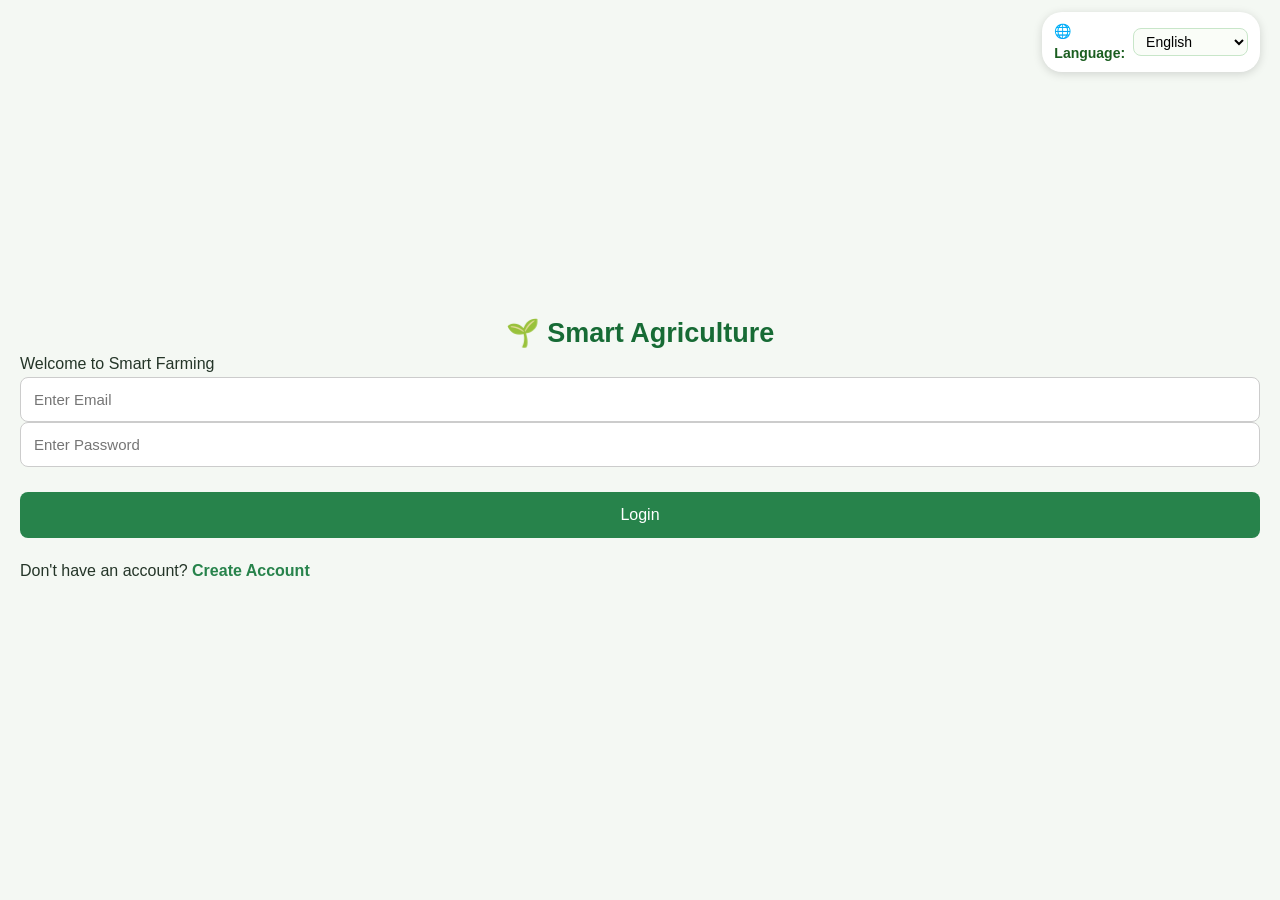
<file: index.html>
<!DOCTYPE html>
<html lang="en">
<head>
    <meta charset="UTF-8">
    <meta name="viewport" content="width=device-width, initial-scale=1.0">
    <title>Smart Agriculture</title>
    <link rel="stylesheet" href="style.css">
</head>

<body>

<div class="container">

    <h1>🌱 Smart Agriculture</h1>
    <p>Welcome to Smart Farming</p>

    <form id="loginForm">

        <input type="email" id="email" placeholder="Enter Email" required>

        <input type="password" id="password" placeholder="Enter Password" required>

        <button type="submit">Login</button>

    </form>

    <p style="margin-top:20px;">
        Don't have an account?
        <a id="showSignup">Create Account</a>
    </p>

</div>

<script src="script.js"></script>
<script src="language.js"></script>

</body>
</html>
</file>
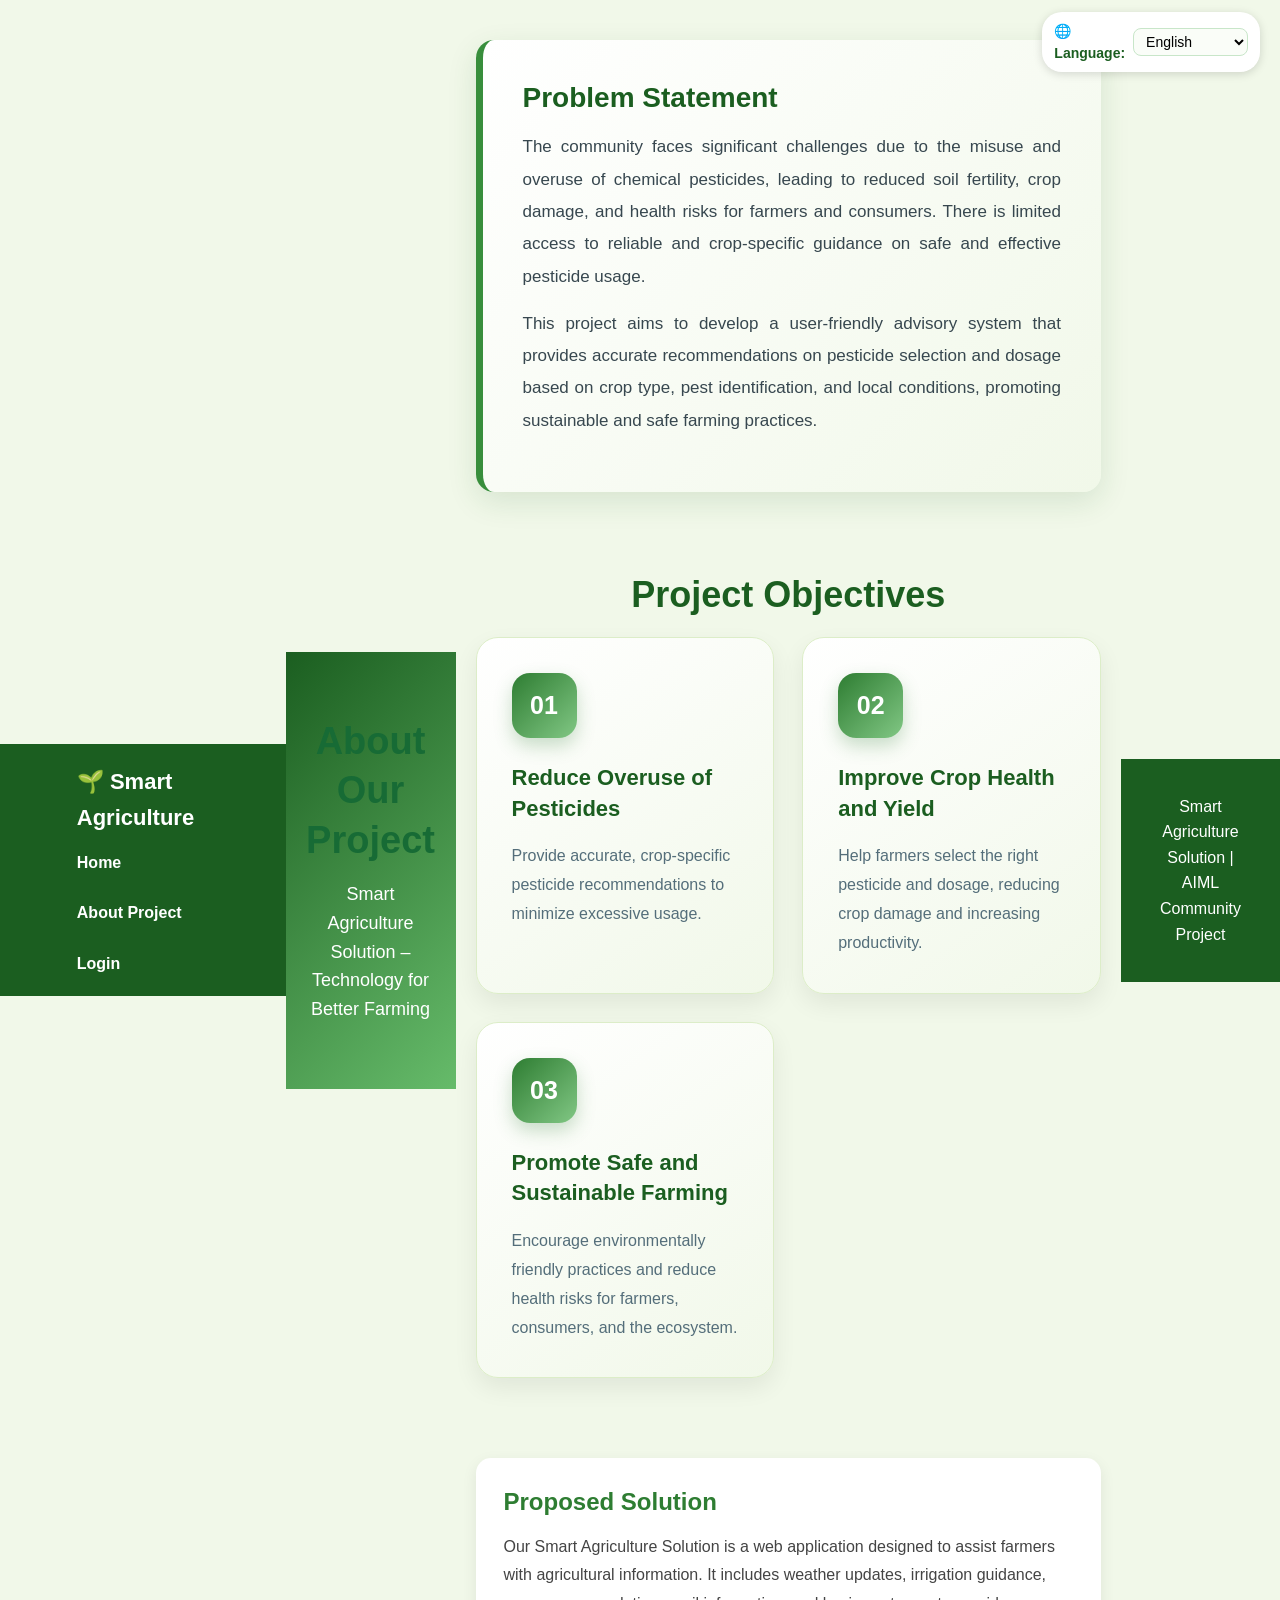
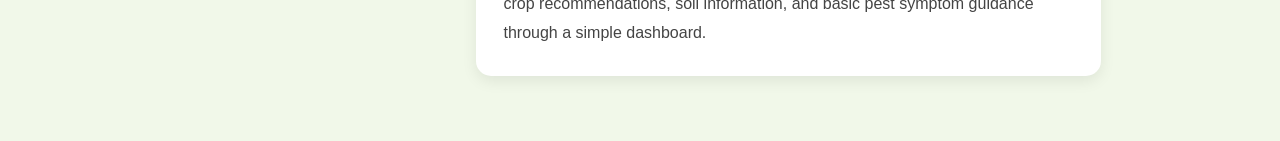
<file: about.html>
<!DOCTYPE html>
<html lang="en">
<head>
    <meta charset="UTF-8">
    <meta name="viewport" content="width=device-width, initial-scale=1.0">
    <title>About Project | Smart Agriculture</title>
    <link rel="stylesheet" href="style.css">
</head>
<body class="about-page">

    <nav class="home-navbar">
        <div class="logo">🌱 Smart Agriculture</div>
        <div class="home-links">
            <a href="home.html">Home</a>
            <a href="about.html">About Project</a>
            <a href="index.html">Login</a>
        </div>
    </nav>

    <section class="about-hero">
        <h1>About Our Project 🌾</h1>
        <p>Smart Agriculture Solution – Technology for Better Farming</p>
    </section>

    <main class="project-sections">

    
<!-- Problem Statement -->
<section class="project-card problem-card">
    <h2>📌 Problem Statement</h2>

    <p>
        The community faces significant challenges due to the misuse
        and overuse of chemical pesticides, leading to reduced soil
        fertility, crop damage, and health risks for farmers and
        consumers. There is limited access to reliable and crop-specific
        guidance on safe and effective pesticide usage.
    </p>

    <p>
        This project aims to develop a user-friendly advisory system
        that provides accurate recommendations on pesticide selection
        and dosage based on crop type, pest identification, and local
        conditions, promoting sustainable and safe farming practices.
    </p>
</section>

<!-- Project Objectives -->
<section class="objectives-section">
    <h2 class="section-heading">🎯 Project Objectives</h2>

    <div class="objectives-grid">

        <div class="objective-card">
            <div class="objective-number">01</div>
            <h3>Reduce Overuse of Pesticides</h3>
            <p>
                Provide accurate, crop-specific pesticide recommendations
                to minimize excessive usage.
            </p>
        </div>

        <div class="objective-card">
            <div class="objective-number">02</div>
            <h3>Improve Crop Health and Yield</h3>
            <p>
                Help farmers select the right pesticide and dosage,
                reducing crop damage and increasing productivity.
            </p>
        </div>

        <div class="objective-card">
            <div class="objective-number">03</div>
            <h3>Promote Safe and Sustainable Farming</h3>
            <p>
                Encourage environmentally friendly practices and reduce
                health risks for farmers, consumers, and the ecosystem.
            </p>
        </div>

    </div>
</section>


        <section class="project-card">
            <h2>💡 Proposed Solution</h2>
            <p>
                Our Smart Agriculture Solution is a web application
                designed to assist farmers with agricultural information.
                It includes weather updates, irrigation guidance,
                crop recommendations, soil information, and basic
                pest symptom guidance through a simple dashboard.
            </p>
        </section>

       

    </main>

    <footer class="home-footer">
        <p>Smart Agriculture Solution | AIML Community Project</p>
    </footer>
    <script src="language.js"></script>

</body>
</html>
</file>
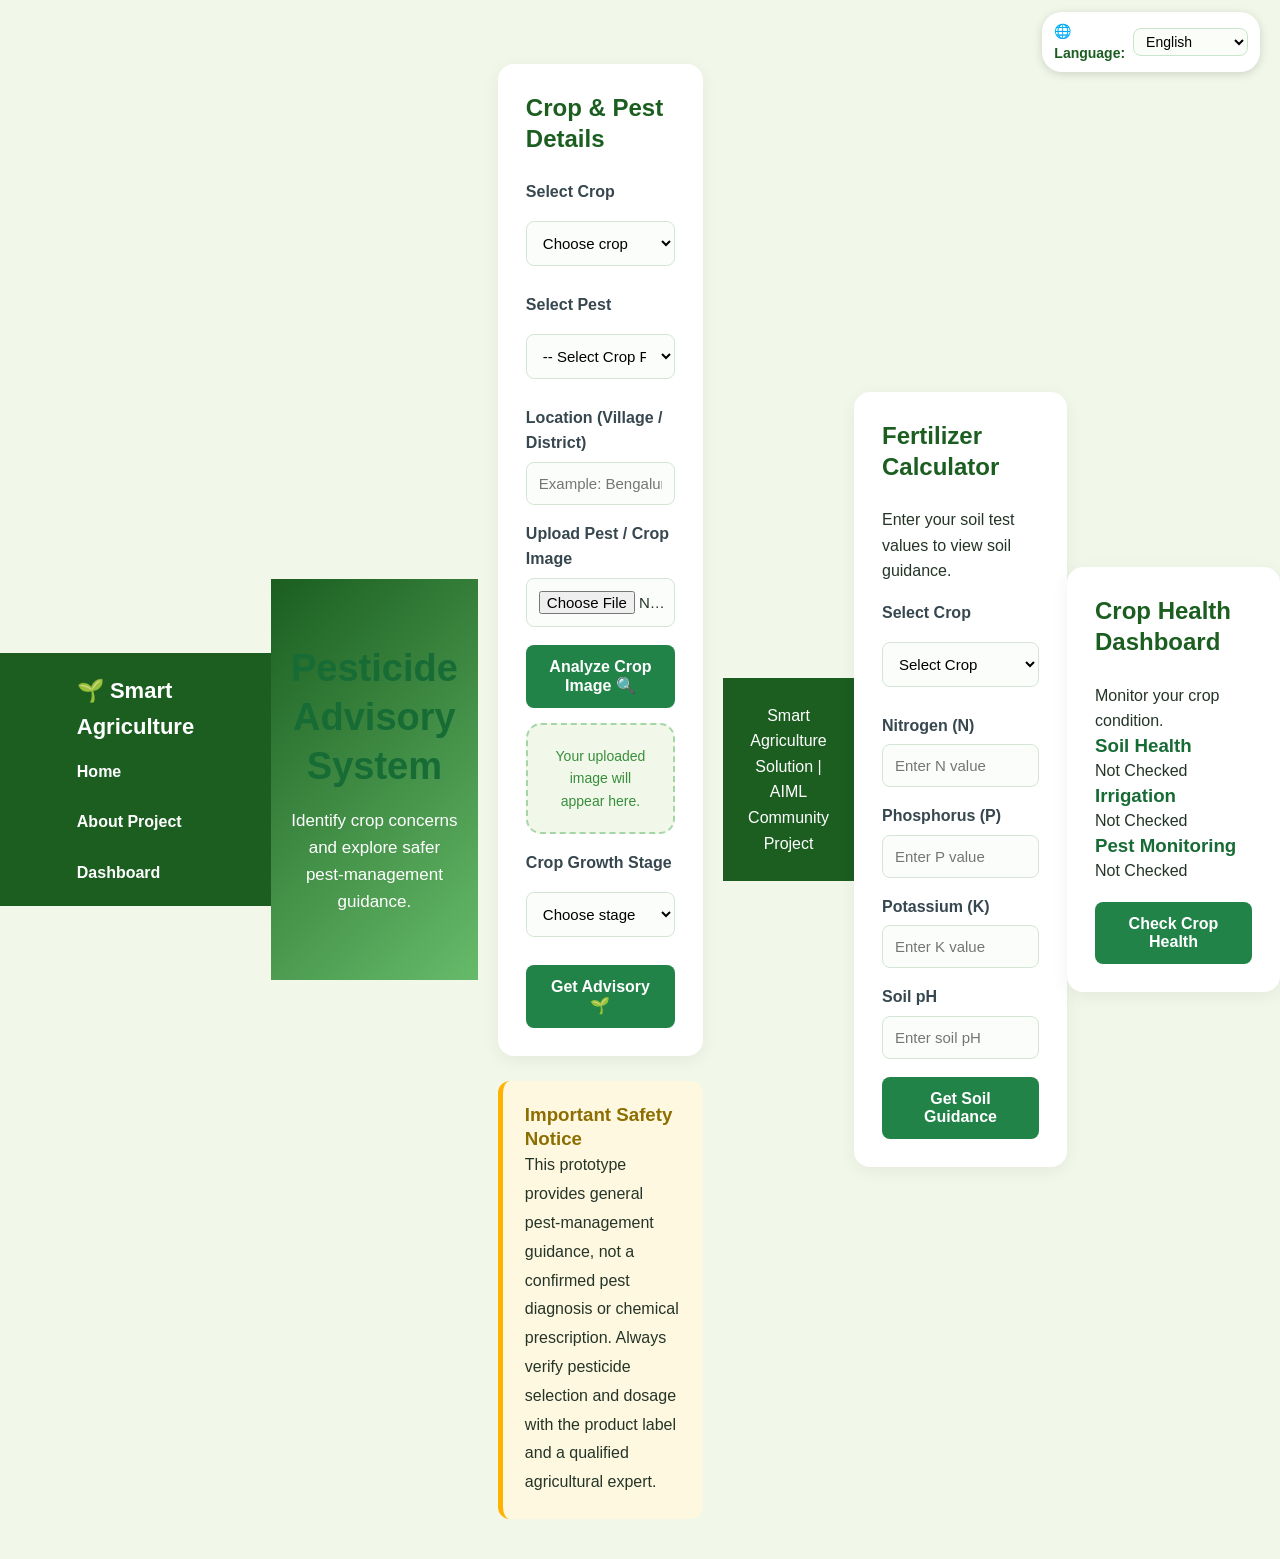
<file: advisory.html>
<!DOCTYPE html>
<html lang="en">
<head>
    <meta charset="UTF-8">
    <meta name="viewport" content="width=device-width, initial-scale=1.0">
    <title>Pesticide Advisory | Smart Agriculture</title>
    <link rel="stylesheet" href="style.css">
</head>

<body class="advisory-page">

    <nav class="home-navbar">
        <div class="logo">🌱 Smart Agriculture</div>
        <div class="home-links">
            <a href="home.html">Home</a>
            <a href="about.html">About Project</a>
            <a href="dashboard.html">Dashboard</a>
        </div>
    </nav>

    <section class="advisory-hero">
        <h1>🌿 Pesticide Advisory System</h1>
        <p>Identify crop concerns and explore safer pest-management guidance.</p>
    </section>

    <main class="advisory-container">

        <section class="advisory-card">
            <h2>🔍 Crop & Pest Details</h2>

            <form id="advisoryForm">

                <label for="crop">Select Crop</label>
                <select id="crop" required>
                    <option value="">Choose crop</option>
                    <option value="rice">Rice</option>
                    <option value="tomato">Tomato</option>
                    <option value="cotton">Cotton</option>
                    <option value="maize">Maize</option>
                    <option value="vegetables">Other Vegetables</option>
                </select>

                
<label for="pest">Select Pest</label>
<select id="pest" required>
    <option value="">-- Select Crop First --</option>
</select>


                <label for="location">Location (Village / District)</label>
                <input type="text" id="location"
                       placeholder="Example: Bengaluru Rural" required>


<label for="pestImage">Upload Pest / Crop Image</label>

<input type="file" id="pestImage" accept="image/*">

<button type="button" id="analyzeImage" class="advisory-button">
    Analyze Crop Image 🔍
</button>

<div id="imageAnalysisResult" class="advisory-result" hidden>
    <h3>Crop Image Analysis</h3>
    <p id="analysisMessage"></p>
</div>


<div class="image-preview">
    <img id="previewImage" alt="Uploaded crop or pest preview" hidden>
    <p id="previewMessage">Your uploaded image will appear here.</p>
</div>


                <label for="stage">Crop Growth Stage</label>
                <select id="stage" required>
                    <option value="">Choose stage</option>
                    <option value="seedling">Seedling</option>
                    <option value="vegetative">Vegetative</option>
                    <option value="flowering">Flowering</option>
                    <option value="fruiting">Fruiting / Harvest stage</option>
                </select>

                <button type="submit" class="advisory-button">
                    Get Advisory 🌱
                </button>

            </form>

            <div id="advisoryResult" class="advisory-result" hidden></div>

<div id="pestDetails" class="advisory-result" hidden>
    <h3 id="pestName"></h3>

    <p><strong>Symptoms:</strong> <span id="pestSymptoms"></span></p>

    <p><strong>Prevention:</strong> <span id="pestPrevention"></span></p>

    <p><strong>Management:</strong> <span id="pestManagement"></span></p>

<p>
    <strong>Organic Control:</strong>
    <span id="pestOrganic"></span>
</p>

</div>

        </section>

        <section class="safety-note">
            <h3>⚠️ Important Safety Notice</h3>
            <p>
                This prototype provides general pest-management guidance,
                not a confirmed pest diagnosis or chemical prescription.
                Always verify pesticide selection and dosage with the
                product label and a qualified agricultural expert.
            </p>
        </section>

    </main>

    <footer class="home-footer">
        Smart Agriculture Solution | AIML Community Project
    </footer>

    <script src="advisory.js"></script>

<section class="advisory-card">
    <h2>🌿 Fertilizer Calculator</h2>
    <p>Enter your soil test values to view soil guidance.</p>

    <label for="fertCrop">Select Crop</label>
    <select id="fertCrop">
        <option value="">Select Crop</option>
        <option value="rice">Rice</option>
        <option value="tomato">Tomato</option>
        <option value="cotton">Cotton</option>
        <option value="maize">Maize</option>
    </select>

    <label for="nitrogen">Nitrogen (N)</label>
    <input type="number" id="nitrogen" placeholder="Enter N value">

    <label for="phosphorus">Phosphorus (P)</label>
    <input type="number" id="phosphorus" placeholder="Enter P value">

    <label for="potassium">Potassium (K)</label>
    <input type="number" id="potassium" placeholder="Enter K value">

    <label for="soilPH">Soil pH</label>
    <input type="number" id="soilPH" step="0.1" placeholder="Enter soil pH">

    <button type="button" id="calculateFertilizer">
        Get Soil Guidance
    </button>

    <div id="fertilizerResult" class="advisory-result" hidden>
        <h3>Soil Guidance</h3>
        <p id="fertilizerAdvice"></p>
    </div>
</section>

<section class="advisory-card">
    <h2>🌱 Crop Health Dashboard</h2>
    <p>Monitor your crop condition.</p>

    <div class="health-grid">
        <div class="health-box">
            <h3>🌿 Soil Health</h3>
            <p id="soilHealthStatus">Not Checked</p>
        </div>

        <div class="health-box">
            <h3>💧 Irrigation</h3>
            <p id="irrigationStatus">Not Checked</p>
        </div>

        <div class="health-box">
            <h3>🐛 Pest Monitoring</h3>
            <p id="pestHealthStatus">Not Checked</p>
        </div>
    </div>

    <button type="button" id="checkCropHealth">
        Check Crop Health
    </button>

    <div id="cropHealthResult" hidden>
        <h3>Crop Health Summary</h3>
        <p id="cropHealthSummary"></p>
    </div>
</section>
<script src="language.js"></script>


</body>
</html>
</file>
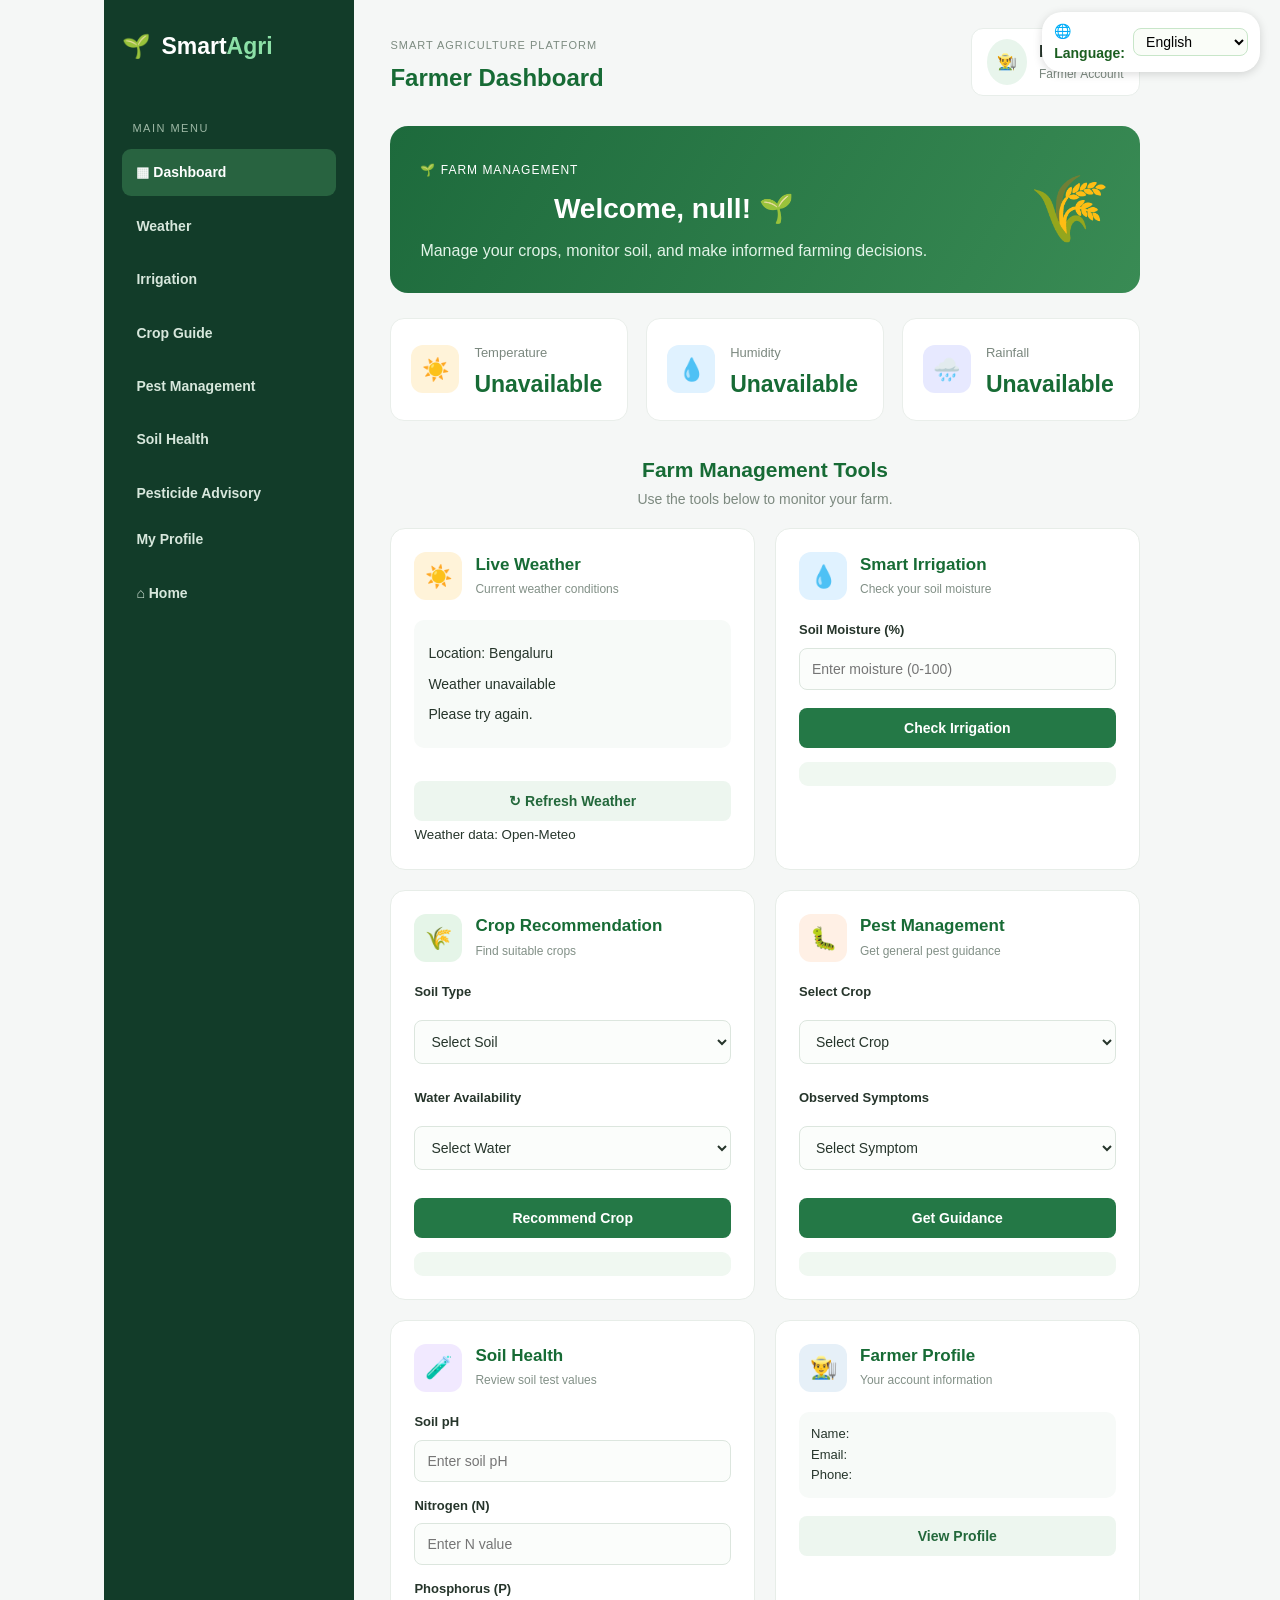
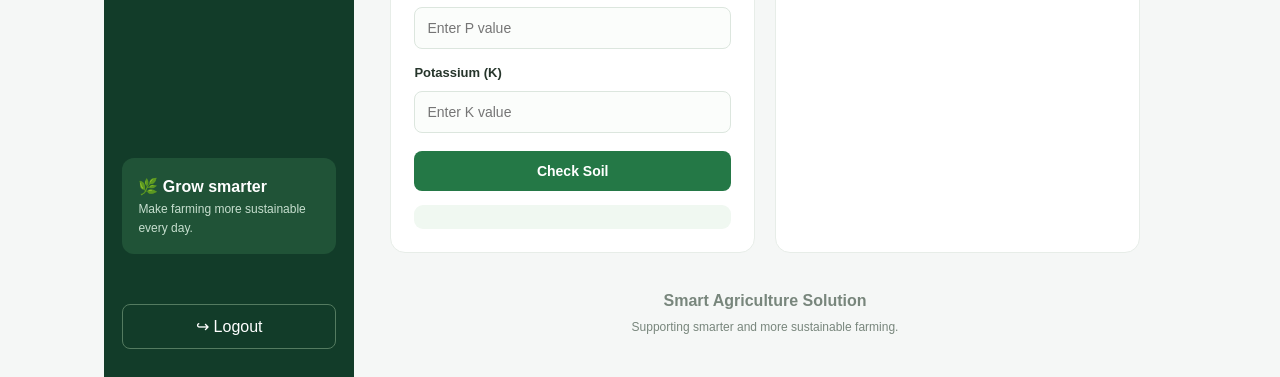
<file: dashboard.html>
<!DOCTYPE html>
<html lang="en">
<head>
    <meta charset="UTF-8">
    <meta name="viewport" content="width=device-width, initial-scale=1.0">
    <title>Smart Agriculture | Dashboard</title>
    <link rel="stylesheet" href="style.css">
    <style>
.language-box {
  text-align: right;
  padding: 10px;
}
.language-box select {
  padding: 8px;
  border-radius: 8px;
  border: 1px solid #ccc;
}
</style>
</head>

<body class="app-body">
    

<div class="app-layout">

    <!-- SIDEBAR -->
    <aside class="app-sidebar">
        <div class="sidebar-brand">
            <span class="brand-icon">🌱</span>
            <span>Smart<span class="brand-green">Agri</span></span>
        </div>

        <p class="sidebar-label">MAIN MENU</p>

        
<nav class="sidebar-nav">
  <a href="dashboard.html" class="sidebar-link active" data-key="dashboard">▦ Dashboard</a>
  <a href="#weather" class="sidebar-link" data-key="weather">☀️ Weather</a>
  <a href="#irrigation" class="sidebar-link" data-key="irrigation">💧 Irrigation</a>
  <a href="#crop" class="sidebar-link" data-key="crop">🌾 Crop Guide</a>
  <a href="#pest" class="sidebar-link" data-key="pest">🐛 Pest Management</a>
  <a href="#soil" class="sidebar-link" data-key="soil">🧪 Soil Health</a>
  <a href="advisory.html" class="sidebar-link" data-key="advisory">🌿 Pesticide Advisory</a>
</nav>

<nav class="sidebar-nav">
  <a href="#profile" class="sidebar-link" data-key="profile">👤 My Profile</a>
  <a href="home.html" class="sidebar-link" data-key="home">⌂ Home</a>
</nav>

        </nav>

        <div class="sidebar-bottom">
            <div class="sidebar-tip">
                <span>🌿</span>
                <strong>Grow smarter</strong>
                <p>Make farming more sustainable every day.</p>
            </div>
            <button class="sidebar-logout" onclick="logout()">↪ Logout</button>
        </div>
    </aside>

    <!-- MAIN CONTENT -->
    <main class="app-main">

        <!-- TOP HEADER -->
        <header class="app-topbar">
            <div>
                <span class="topbar-small">SMART AGRICULTURE PLATFORM</span>
                <h2>Farmer Dashboard</h2>
            </div>

            <div class="topbar-user">
                <div class="user-avatar">👨‍🌾</div>
                <div>
                    <strong id="topFarmerName">Farmer</strong>
                    <small>Farmer Account</small>
                </div>
            </div>
        </header>

        <!-- WELCOME -->
        <section class="dashboard-welcome">
            <div>
                <span class="welcome-tag">🌱 FARM MANAGEMENT</span>
                <h1 id="welcomeMessage">Welcome to Smart Farming!</h1>
                <p>Manage your crops, monitor soil, and make informed farming decisions.</p>
            </div>
            <div class="welcome-illustration">🌾</div>
        </section>

        <!-- OVERVIEW -->
        <section class="overview-grid">
            <div class="overview-card">
                <div class="overview-icon weather-icon">☀️</div>
                <div>
                    <span>Temperature</span>
                    <h3 id="overviewTemp">Loading...</h3>
                </div>
            </div>

            <div class="overview-card">
                <div class="overview-icon water-icon">💧</div>
                <div>
                    <span>Humidity</span>
                    <h3 id="overviewHumidity">Loading...</h3>
                </div>
            </div>

            <div class="overview-card">
                <div class="overview-icon rain-icon">🌧️</div>
                <div>
                    <span>Rainfall</span>
                    <h3 id="overviewRain">Loading...</h3>
                </div>
            </div>
        </section>

        <!-- TOOLS SECTION -->
        <div class="section-heading">
            <div>
                <h2>Farm Management Tools</h2>
                <p>Use the tools below to monitor your farm.</p>
            </div>
        </div>

        <section class="management-grid">

            <!-- WEATHER -->
            <div class="app-card" id="weather">
                <div class="card-heading">
                    <div class="card-icon weather-icon">☀️</div>
                    <div>
                        <h3>Live Weather</h3>
                        <p>Current weather conditions</p>
                    </div>
                </div>

                <div class="weather-details">
                    <p id="weatherLocation">Location: Bengaluru</p>
                    <p id="temperature">Temperature: Loading...</p>
                    <p id="humidity">Humidity: Loading...</p>
                    <p id="rain">Rain: Loading...</p>
                </div>

                <button class="app-button secondary-button" onclick="getWeather()">
                    ↻ Refresh Weather
                </button>
                <small>Weather data: Open-Meteo</small>
            </div>

            <!-- IRRIGATION -->
            <div class="app-card" id="irrigation">
                <div class="card-heading">
                    <div class="card-icon water-icon">💧</div>
                    <div>
                        <h3>Smart Irrigation</h3>
                        <p>Check your soil moisture</p>
                    </div>
                </div>

                <label for="moisture">Soil Moisture (%)</label>
                <input type="number" id="moisture" min="0" max="100"
                       placeholder="Enter moisture (0-100)">

                <button class="app-button" onclick="checkIrrigation()">
                    Check Irrigation
                </button>
                <div class="result-box" id="irrigationResult"></div>
            </div>

            <!-- CROP GUIDE -->
            <div class="app-card" id="crop">
                <div class="card-heading">
                    <div class="card-icon crop-icon">🌾</div>
                    <div>
                        <h3>Crop Recommendation</h3>
                        <p>Find suitable crops</p>
                    </div>
                </div>

                <label for="soilType">Soil Type</label>
                <select id="soilType">
                    <option value="">Select Soil</option>
                    <option value="clay">Clay Soil</option>
                    <option value="loamy">Loamy Soil</option>
                    <option value="sandy">Sandy Soil</option>
                    <option value="black">Black Soil</option>
                </select>

                <label for="water">Water Availability</label>
                <select id="water">
                    <option value="">Select Water</option>
                    <option value="high">High</option>
                    <option value="medium">Medium</option>
                    <option value="low">Low</option>
                </select>

                <button class="app-button" onclick="recommendCrop()">
                    Recommend Crop
                </button>
                <div class="result-box" id="cropResult"></div>
            </div>

            <!-- PEST MANAGEMENT -->
            <div class="app-card" id="pest">
                <div class="card-heading">
                    <div class="card-icon pest-icon">🐛</div>
                    <div>
                        <h3>Pest Management</h3>
                        <p>Get general pest guidance</p>
                    </div>
                </div>

                <label for="pestCrop">Select Crop</label>
                <select id="pestCrop">
                    <option value="">Select Crop</option>
                    <option value="rice">Rice</option>
                    <option value="tomato">Tomato</option>
                    <option value="cotton">Cotton</option>
                    <option value="maize">Maize</option>
                </select>

                <label for="symptom">Observed Symptoms</label>
                <select id="symptom">
                    <option value="">Select Symptom</option>
                    <option value="yellow">Yellow Leaves</option>
                    <option value="holes">Holes in Leaves</option>
                    <option value="spots">Leaf Spots</option>
                    <option value="wilting">Wilting</option>
                </select>

                <button class="app-button" onclick="checkPest()">
                    Get Guidance
                </button>
                <div class="result-box" id="pestResult"></div>
            </div>

            <!-- SOIL HEALTH -->
            <div class="app-card" id="soil">
                <div class="card-heading">
                    <div class="card-icon soil-icon">🧪</div>
                    <div>
                        <h3>Soil Health</h3>
                        <p>Review soil test values</p>
                    </div>
                </div>

                <label for="ph">Soil pH</label>
                <input type="number" id="ph" min="0" max="14" step="0.1"
                       placeholder="Enter soil pH">

                <label for="nitrogen">Nitrogen (N)</label>
                <input type="number" id="nitrogen" placeholder="Enter N value">

                <label for="phosphorus">Phosphorus (P)</label>
                <input type="number" id="phosphorus" placeholder="Enter P value">

                <label for="potassium">Potassium (K)</label>
                <input type="number" id="potassium" placeholder="Enter K value">

                <button class="app-button" onclick="checkSoil()">
                    Check Soil
                </button>
                <div class="result-box" id="soilResult"></div>
            </div>

            <!-- PROFILE -->
            <div class="app-card" id="profile">
                <div class="card-heading">
                    <div class="card-icon profile-icon">👨‍🌾</div>
                    <div>
                        <h3>Farmer Profile</h3>
                        <p>Your account information</p>
                    </div>
                </div>

                <div class="profile-details">
                    <p id="farmerName">Name:</p>
                    <p id="farmerEmail">Email:</p>
                    <p id="farmerPhone">Phone:</p>
                </div>

                <button class="app-button secondary-button" onclick="showProfile()">
                    View Profile
                </button>
            </div>

        </section>

        <footer class="app-footer">
            <p>🌱 Smart Agriculture Solution</p>
            <small>Supporting smarter and more sustainable farming.</small>
        </footer>

    </main>
</div>

<script>
let farmerName = localStorage.getItem("loggedInUser");

document.getElementById("welcomeMessage").innerText =
    "Welcome, " + farmerName + "! 🌱";

document.getElementById("topFarmerName").innerText =
    farmerName || "Farmer";

function checkIrrigation() {
    let moisture = Number(document.getElementById("moisture").value);
    let result = document.getElementById("irrigationResult");

    if (moisture < 0 || moisture > 100 ||
        document.getElementById("moisture").value === "") {
        result.innerText = "Enter moisture between 0 and 100%";
    } else if (moisture < 30) {
        result.innerText = "🌱 Soil is dry. Irrigation may be needed.";
    } else if (moisture < 60) {
        result.innerText = "💧 Soil moisture is moderate. Monitor the soil.";
    } else {
        result.innerText = "🌿 Soil moisture is high. Irrigation may not be needed.";
    }
}

function recommendCrop() {
    let soil = document.getElementById("soilType").value;
    let water = document.getElementById("water").value;
    let result = document.getElementById("cropResult");

    if (soil === "" || water === "") {
        result.innerText = "Please select soil and water availability.";
        return;
    }

    if (soil === "clay" && water === "high") {
        result.innerText = "Recommended crops: Rice, Wheat";
    } else if (soil === "loamy") {
        result.innerText = "Recommended crops: Maize, Wheat, Vegetables";
    } else if (soil === "sandy" && water === "low") {
        result.innerText = "Recommended crops: Groundnut, Millets";
    } else if (soil === "black") {
        result.innerText = "Recommended crops: Cotton, Soybean";
    } else {
        result.innerText = "Recommended crops: Millets, Pulses";
    }
}

function checkPest() {
    let crop = document.getElementById("pestCrop").value;
    let symptom = document.getElementById("symptom").value;
    let result = document.getElementById("pestResult");

    if (crop === "" || symptom === "") {
        result.innerText = "Please select crop and symptom.";
        return;
    }

    if (symptom === "yellow") {
        result.innerText =
            "Yellow leaves may indicate nutrient deficiency, water stress, or disease. Check soil and drainage.";
    } else if (symptom === "holes") {
        result.innerText =
            "Possible insect damage. Inspect leaves and check for insects or larvae.";
    } else if (symptom === "spots") {
        result.innerText =
            "Leaf spots may indicate fungal or bacterial disease. Remove severely affected leaves and seek local agricultural advice.";
    } else if (symptom === "wilting") {
        result.innerText =
            "Check soil moisture, drainage, and roots. Wilting can result from water stress or disease.";
    }
}

async function getWeather() {
    let temperature = document.getElementById("temperature");
    let humidity = document.getElementById("humidity");
    let rain = document.getElementById("rain");

    temperature.innerText = "Temperature: Loading...";
    humidity.innerText = "Humidity: Loading...";
    rain.innerText = "Rain: Loading...";

    try {
        const url =
            "https://api.open-meteo.com/v1/forecast" +
            "?latitude=12.9716" +
            "&longitude=77.5946" +
            "&current=temperature_2m,relative_humidity_2m,rain" +
            "&timezone=auto";

        const response = await fetch(url);

        if (!response.ok) throw new Error("Weather request failed");

        const data = await response.json();

        temperature.innerText =
            "Temperature: " + data.current.temperature_2m + " °C";
        humidity.innerText =
            "Humidity: " + data.current.relative_humidity_2m + "%";
        rain.innerText =
            "Rain: " + data.current.rain + " mm";

        document.getElementById("overviewTemp").innerText =
            data.current.temperature_2m + " °C";
        document.getElementById("overviewHumidity").innerText =
            data.current.relative_humidity_2m + "%";
        document.getElementById("overviewRain").innerText =
            data.current.rain + " mm";

    } catch (error) {
        temperature.innerText = "Weather unavailable";
        humidity.innerText = "";
        rain.innerText = "Please try again.";
        document.getElementById("overviewTemp").innerText = "Unavailable";
        document.getElementById("overviewHumidity").innerText = "Unavailable";
        document.getElementById("overviewRain").innerText = "Unavailable";
        console.error(error);
    }
}

function showProfile() {
    let farmer = JSON.parse(localStorage.getItem("farmer"));

    if (farmer) {
        document.getElementById("farmerName").innerText =
            "Name: " + farmer.name;
        document.getElementById("farmerEmail").innerText =
            "Email: " + farmer.email;
        document.getElementById("farmerPhone").innerText =
            "Phone: " + farmer.phone;
    }
}

showProfile();
getWeather();

function checkSoil() {
    let ph = Number(document.getElementById("ph").value);
    let n = Number(document.getElementById("nitrogen").value);
    let p = Number(document.getElementById("phosphorus").value);
    let k = Number(document.getElementById("potassium").value);
    let result = document.getElementById("soilResult");

    if (document.getElementById("ph").value === "" ||
        document.getElementById("nitrogen").value === "" ||
        document.getElementById("phosphorus").value === "" ||
        document.getElementById("potassium").value === "") {
        result.innerText = "Please enter all soil values.";
        return;
    }

    if (ph < 0 || ph > 14 || n < 0 || p < 0 || k < 0) {
        result.innerText = "Enter valid soil values.";
        return;
    }

    let message = "";

    if (ph < 6) {
        message += "Soil is acidic. ";
    } else if (ph > 7.5) {
        message += "Soil is alkaline. ";
    } else {
        message += "Soil pH is in a generally suitable range. ";
    }

    message += "NPK values recorded: N=" + n +
        ", P=" + p + ", K=" + k + ".";

    result.innerText = message;
}

function logout() {
    localStorage.removeItem("loggedInUser");
    window.location.href = "index.html";
}


</script>
<script src="language.js"></script>



</body>
</html>
</file>
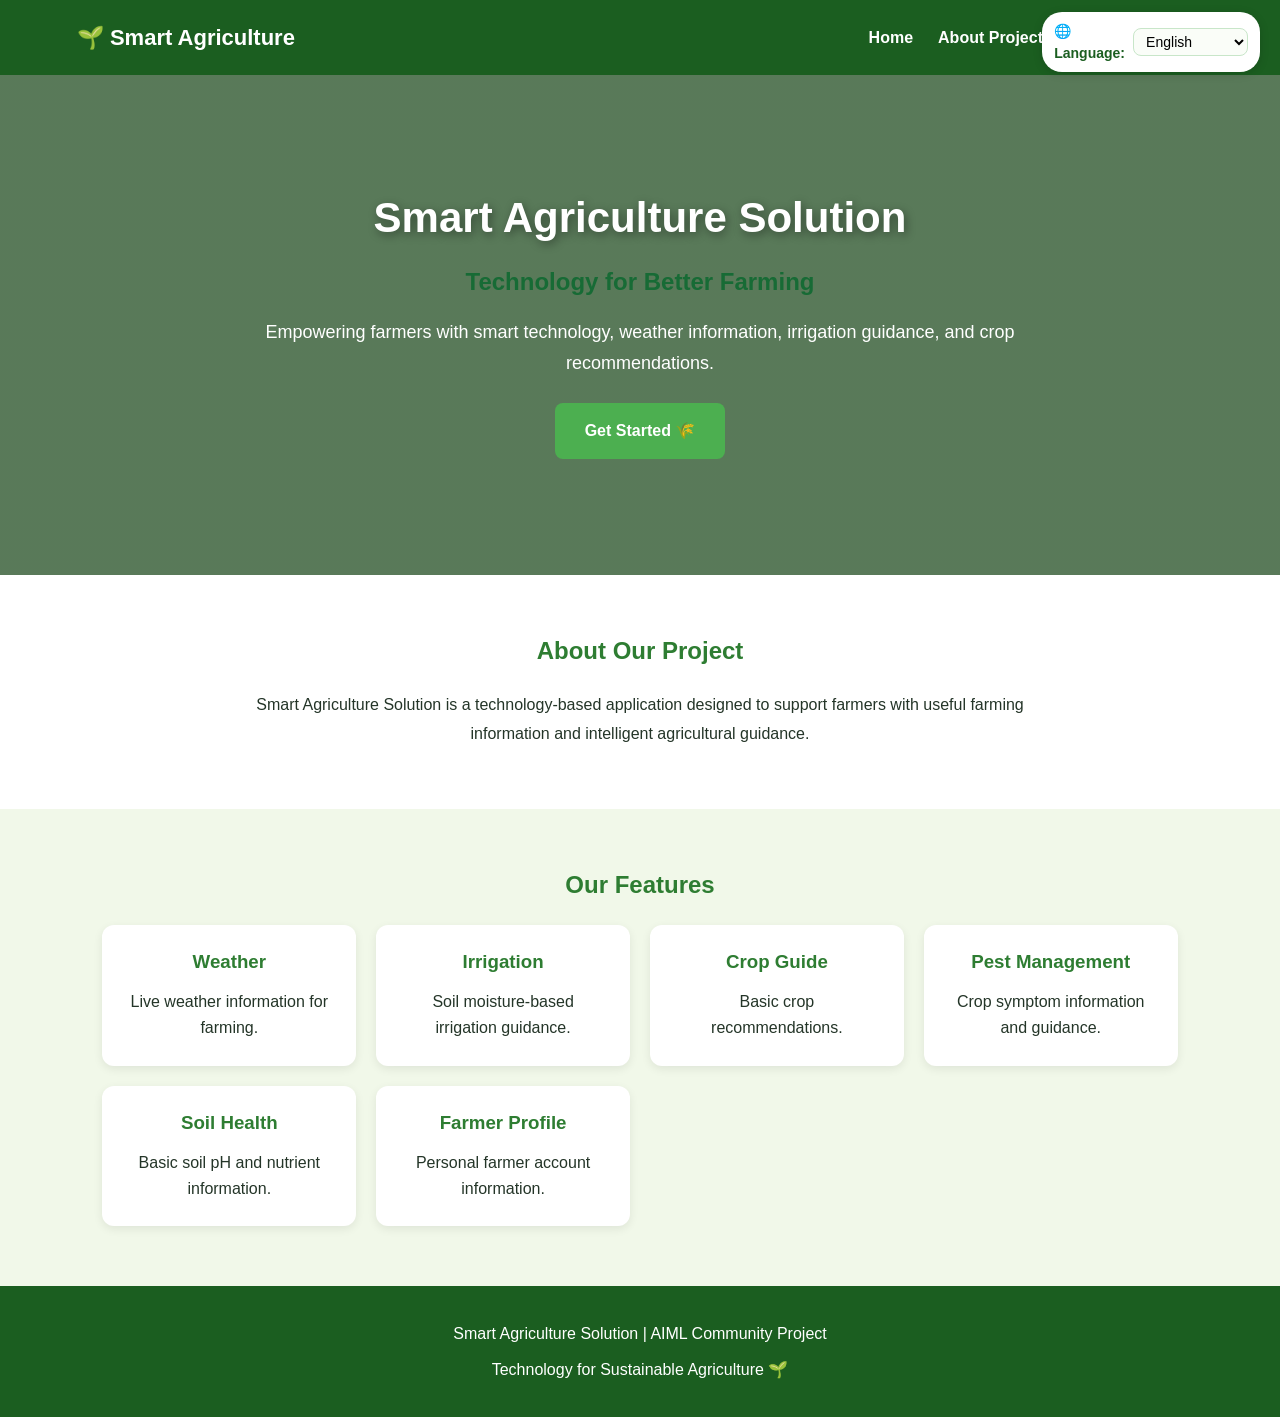
<file: home.html>
<!DOCTYPE html>
<html lang="en">

<head>
    <meta charset="UTF-8">
    <meta name="viewport" content="width=device-width, initial-scale=1.0">

    <title>Smart Agriculture Solution</title>

    <link rel="stylesheet" href="style.css">
</head>

<body class="home-page">

    <nav class="home-navbar">

        <div class="logo">🌱 Smart Agriculture</div>

        <div class="home-links">
            <a href="home.html">Home</a>
           <a href="about.html">About Project</a>
            <a href="#features">Features</a>
            <a href="index.html">Login</a>
        </div>

    </nav>

    <section class="hero">

        <div class="hero-content">

            <h1>Smart Agriculture Solution</h1>

            <h2>Technology for Better Farming</h2>

            <p>
                Empowering farmers with smart technology,
                weather information, irrigation guidance,
                and crop recommendations.
            </p>

            <a href="index.html" class="hero-button">
                Get Started 🌾
            </a>

        </div>

    </section>

    <section id="about" class="about-section">

        <h2>About Our Project</h2>

        <p>
            Smart Agriculture Solution is a technology-based
            application designed to support farmers with
            useful farming information and intelligent
            agricultural guidance.
        </p>

    </section>

    <section id="features" class="features-section">

        <h2>Our Features</h2>

        <div class="feature-grid">

            <div class="feature-card">
                <h3>🌦️ Weather</h3>
                <p>Live weather information for farming.</p>
            </div>

            <div class="feature-card">
                <h3>💧 Irrigation</h3>
                <p>Soil moisture-based irrigation guidance.</p>
            </div>

            <div class="feature-card">
                <h3>🌾 Crop Guide</h3>
                <p>Basic crop recommendations.</p>
            </div>

            <div class="feature-card">
                <h3>🐛 Pest Management</h3>
                <p>Crop symptom information and guidance.</p>
            </div>

            <div class="feature-card">
                <h3>🧪 Soil Health</h3>
                <p>Basic soil pH and nutrient information.</p>
            </div>

            <div class="feature-card">
                <h3>👨‍🌾 Farmer Profile</h3>
                <p>Personal farmer account information.</p>
            </div>

        </div>

    </section>

    <footer class="home-footer">

        <p>Smart Agriculture Solution | AIML Community Project</p>

        <p>Technology for Sustainable Agriculture 🌱</p>

    </footer>
<script src="language.js"></script>
</body>
</html>
</file>
<file: style.css>
* {
    margin: 0;
    padding: 0;
    box-sizing: border-box;
}

body {
    font-family: Arial, sans-serif;
    background: linear-gradient(135deg, #dff5e3, #a8ddb5);
    min-height: 100vh;
    display: flex;
    justify-content: center;
    align-items: center;
}

.container {
    width: 100%;
    padding: 20px;
}

.login-box {
    background: white;
    max-width: 420px;
    margin: auto;
    padding: 35px;
    border-radius: 20px;
    box-shadow: 0 10px 30px rgba(0,0,0,0.1);
}

h1 {
    text-align: center;
    color: #207443;
    font-size: 27px;
}

.subtitle {
    text-align: center;
    color: gray;
    margin: 12px 0 30px;
}

h2 {
    margin-bottom: 20px;
    color: #245c36;
}

label {
    display: block;
    margin: 15px 0 8px;
    font-weight: bold;
}

input {
    width: 100%;
    padding: 13px;
    border: 1px solid #ccc;
    border-radius: 8px;
    font-size: 15px;
}

input:focus {
    outline: none;
    border-color: #27834b;
}

button {
    width: 100%;
    padding: 14px;
    background: #27834b;
    color: white;
    border: none;
    border-radius: 8px;
    margin-top: 25px;
    font-size: 16px;
    cursor: pointer;
}

button:hover {
    background: #185e34;
}

.signup {
    text-align: center;
    margin-top: 22px;
    font-size: 14px;
}

a {
    color: #27834b;
    font-weight: bold;
    text-decoration: none;
}

/* Dashboard Layout */

.dashboard-grid {
    display: grid;
    grid-template-columns: repeat(auto-fit, minmax(220px, 1fr));
    gap: 20px;
    margin-top: 25px;
}

.card {
    background: #f1f8e9;
    padding: 25px;
    border-radius: 12px;
    border: 1px solid #c5e1a5;
    transition: 0.3s;
}

.card:hover {
    transform: translateY(-5px);
    box-shadow: 0 5px 15px rgba(0,0,0,0.1);
}

.card h3 {
    color: #2e7d32;
    margin-bottom: 15px;
}

.card p {
    margin: 8px 0;
    color: #444;
}

select {
    width: 100%;
    padding: 12px;
    margin: 10px 0;
    border: 1px solid #ccc;
    border-radius: 6px;
    background: white;
}

.dashboard-container {
    width: 95%;
    max-width: 1200px;
    margin: 30px auto;
}

/* Navigation Bar */

.navbar {
    width: 100%;
    background: #1b5e20;
    color: white;
    padding: 18px 30px;
    display: flex;
    justify-content: space-between;
    align-items: center;
    flex-wrap: wrap;
    gap: 15px;
}

.logo {
    font-size: 22px;
    font-weight: bold;
}

.nav-links {
    display: flex;
    align-items: center;
    gap: 20px;
    flex-wrap: wrap;
}

.nav-links a {
    color: white;
    text-decoration: none;
}

.nav-links a:hover {
    color: #c5e1a5;
}

.nav-links button {
    width: auto;
    padding: 8px 15px;
    background: #4caf50;
}


/* Homepage */

.home-page {
    display: block;
    background: white;
}

/* Navbar */

.home-navbar {
    background: #1b5e20;
    color: white;
    padding: 20px 6%;
    display: flex;
    justify-content: space-between;
    align-items: center;
    flex-wrap: wrap;
    gap: 15px;
}

.home-links {
    display: flex;
    gap: 25px;
    flex-wrap: wrap;
}

.home-links a {
    color: white;
    text-decoration: none;
}

/* Hero */

.hero {
    min-height: 500px;
    display: flex;
    align-items: center;
    justify-content: center;
    text-align: center;
    padding: 40px 20px;

    background:
        linear-gradient(rgba(0, 50, 0, 0.65),
        rgba(0, 50, 0, 0.65)),
        url("https://images.unsplash.com/photo-1500382017468-9049fed747ef")
        center/cover;
    color: white;
}

.hero-content {
    max-width: 750px;
}

.hero h1 {
    color: white;
    font-size: 42px;
    margin-bottom: 20px;
}

.hero h2 {
    margin-bottom: 20px;
}

.hero p {
    color: white;
    font-size: 18px;
    line-height: 1.7;
}

.hero-button {
    display: inline-block;
    background: #4caf50;
    color: white;
    padding: 15px 30px;
    border-radius: 8px;
    margin-top: 25px;
    text-decoration: none;
    font-weight: bold;
}

/* About */

.about-section {
    padding: 60px 10%;
    text-align: center;
}

.about-section h2,
.features-section h2 {
    color: #2e7d32;
    margin-bottom: 25px;
}

.about-section p {
    max-width: 800px;
    margin: auto;
    line-height: 1.8;
}

/* Features */

.features-section {
    background: #f1f8e9;
    padding: 60px 8%;
    text-align: center;
}

.feature-grid {
    display: grid;
    grid-template-columns: repeat(auto-fit, minmax(220px, 1fr));
    gap: 20px;
}

.feature-card {
    background: white;
    padding: 25px;
    border-radius: 12px;
    box-shadow: 0 3px 10px rgba(0,0,0,0.08);
}

.feature-card h3 {
    color: #2e7d32;
    margin-bottom: 15px;
}

/* Footer */

.home-footer {
    background: #1b5e20;
    color: white;
    padding: 25px;
    text-align: center;
}

.home-footer p {
    color: white;
    margin: 10px;
}

/* Mobile */

@media (max-width: 600px) {

    .home-navbar {
        justify-content: center;
        text-align: center;
    }

    .home-links {
        justify-content: center;
        gap: 15px;
    }

    .hero h1 {
        font-size: 30px;
    }

}

/* Premium Homepage Enhancements */

html {
    scroll-behavior: smooth;
}

/* Hero Animation */

.hero-content {
    animation: fadeInUp 1.2s ease;
}

@keyframes fadeInUp {
    from {
        opacity: 0;
        transform: translateY(30px);
    }

    to {
        opacity: 1;
        transform: translateY(0);
    }
}

/* Button Effect */

.hero-button {
    transition: 0.3s ease;
}

.hero-button:hover {
    background: #2e7d32;
    transform: scale(1.05);
}

/* Feature Card Effects */

.feature-card {
    transition: transform 0.3s, box-shadow 0.3s;
}

.feature-card:hover {
    transform: translateY(-8px);
    box-shadow: 0 10px 25px rgba(0,0,0,0.15);
}

/* Navbar Effect */

.home-links a {
    transition: color 0.3s;
}

.home-links a:hover {
    color: #c5e1a5;
}

/* Better Heading */

.hero h1 {
    text-shadow: 2px 3px 10px rgba(0,0,0,0.4);
}

/* Mobile Improvements */

@media (max-width: 600px) {

    .hero {
        min-height: 420px;
    }

    .hero p {
        font-size: 16px;
    }

    .feature-card {
        padding: 20px;
    }

}


/* ABOUT PROJECT PAGE */

.about-page {
    background: #f1f8e9;
    min-height: 100vh;
}

.about-hero {
    background: linear-gradient(135deg, #1b5e20, #66bb6a);
    color: white;
    text-align: center;
    padding: 65px 20px;
}

.about-hero h1 {
    font-size: 38px;
    margin-bottom: 15px;
}

.about-hero p {
    font-size: 18px;
}

.project-sections {
    max-width: 1000px;
    margin: 40px auto;
    padding: 0 20px;
}

.project-card {
    background: white;
    padding: 28px;
    margin-bottom: 25px;
    border-radius: 15px;
    box-shadow: 0 5px 15px rgba(0,0,0,0.08);
    transition: transform 0.3s;
}

.project-card:hover {
    transform: translateY(-5px);
}

.project-card h2 {
    color: #2e7d32;
    margin-bottom: 15px;
}

.project-card p,
.project-card li {
    line-height: 1.8;
    color: #444;
}

.project-card ul {
    padding-left: 25px;
}

@media (max-width: 600px) {
    .about-hero h1 {
        font-size: 28px;
    }

    .project-card {
        padding: 20px;
    }
}


/* PROBLEM STATEMENT */

.problem-card {
    border-left: 6px solid #2e7d32;
    padding: 35px;
}

.problem-card p {
    font-size: 17px;
    line-height: 1.9;
    text-align: justify;
    margin-bottom: 15px;
}

/* OBJECTIVES */

.objectives-section {
    margin: 50px 0;
}

.section-heading {
    text-align: center;
    color: #1b5e20;
    font-size: 32px;
    margin-bottom: 30px;
}

.objectives-grid {
    display: grid;
    grid-template-columns: repeat(auto-fit, minmax(250px, 1fr));
    gap: 25px;
}

.objective-card {
    background: white;
    padding: 30px;
    border-radius: 18px;
    box-shadow: 0 8px 25px rgba(0, 0, 0, 0.08);
    border-top: 5px solid #4caf50;
    transition: 0.3s;
}

.objective-card:hover {
    transform: translateY(-8px);
    box-shadow: 0 12px 30px rgba(46, 125, 50, 0.18);
}

.objective-number {
    font-size: 35px;
    font-weight: bold;
    color: #81c784;
    margin-bottom: 15px;
}

.objective-card h3 {
    color: #1b5e20;
    font-size: 20px;
    margin-bottom: 15px;
}

.objective-card p {
    color: #555;
    line-height: 1.8;
    font-size: 15px;
}


/* PREMIUM PROBLEM & OBJECTIVES DESIGN */

.problem-card {
    background: linear-gradient(135deg, #ffffff, #f1f8e9);
    border-left: 7px solid #388e3c;
    border-radius: 18px;
    padding: 40px;
    box-shadow: 0 10px 30px rgba(27, 94, 32, 0.12);
    animation: fadeUp 0.9s ease;
}

.problem-card h2 {
    font-size: 28px;
    color: #1b5e20;
}

.problem-card p {
    font-size: 17px;
    line-height: 1.9;
    color: #37474f;
}

.objectives-section {
    padding: 30px 0;
}

.section-heading {
    font-size: 36px;
    text-align: center;
    margin-bottom: 40px;
    color: #1b5e20;
}

.objectives-grid {
    display: grid;
    grid-template-columns: repeat(auto-fit, minmax(260px, 1fr));
    gap: 28px;
}

.objective-card {
    position: relative;
    overflow: hidden;
    background: linear-gradient(145deg, #ffffff, #f1f8e9);
    padding: 35px;
    border-radius: 22px;
    border: 1px solid #dcedc8;
    box-shadow: 0 10px 25px rgba(0, 0, 0, 0.07);
    transition: all 0.4s ease;
    animation: fadeUp 1s ease both;
}

.objective-card:nth-child(2) {
    animation-delay: 0.2s;
}

.objective-card:nth-child(3) {
    animation-delay: 0.4s;
}

.objective-card:hover {
    transform: translateY(-12px) scale(1.02);
    box-shadow: 0 20px 40px rgba(46, 125, 50, 0.18);
    border-color: #81c784;
}

.objective-number {
    width: 65px;
    height: 65px;
    background: linear-gradient(135deg, #2e7d32, #81c784);
    color: white;
    border-radius: 18px;
    display: flex;
    align-items: center;
    justify-content: center;
    font-size: 25px;
    font-weight: bold;
    margin-bottom: 25px;
    box-shadow: 0 8px 18px rgba(46, 125, 50, 0.25);
}

.objective-card h3 {
    font-size: 22px;
    color: #1b5e20;
    margin-bottom: 18px;
    line-height: 1.4;
}

.objective-card p {
    font-size: 16px;
    line-height: 1.8;
    color: #546e7a;
}

@keyframes fadeUp {
    from {
        opacity: 0;
        transform: translateY(30px);
    }
    to {
        opacity: 1;
        transform: translateY(0);
    }
}

@media (max-width: 600px) {
    .problem-card {
        padding: 25px;
    }

    .section-heading {
        font-size: 28px;
    }

    .objective-card {
        padding: 25px;
    }
}


/* PESTICIDE ADVISORY PAGE */

.advisory-page {
    background: #f1f8e9;
    min-height: 100vh;
}

.advisory-hero {
    background: linear-gradient(135deg, #1b5e20, #66bb6a);
    color: white;
    text-align: center;
    padding: 65px 20px;
}

.advisory-hero h1 {
    font-size: 38px;
    margin-bottom: 15px;
}

.advisory-hero p {
    font-size: 17px;
}

.advisory-container {
    max-width: 850px;
    margin: 40px auto;
    padding: 0 20px;
}

.advisory-card {
    background: white;
    padding: 35px;
    border-radius: 20px;
    box-shadow: 0 10px 30px rgba(0, 0, 0, 0.08);
}

.advisory-card h2 {
    color: #1b5e20;
    margin-bottom: 25px;
}

.advisory-card label {
    display: block;
    margin: 18px 0 8px;
    font-weight: 600;
    color: #37474f;
}

.advisory-card input,
.advisory-card select {
    width: 100%;
    padding: 13px;
    border: 1px solid #c8e6c9;
    border-radius: 10px;
    font-size: 15px;
    box-sizing: border-box;
    background: #fafdf8;
}

.advisory-button {
    width: 100%;
    padding: 15px;
    margin-top: 25px;
    background: linear-gradient(135deg, #2e7d32, #66bb6a);
    color: white;
    border: none;
    border-radius: 12px;
    font-size: 17px;
    font-weight: bold;
    cursor: pointer;
    transition: 0.3s;
}

.advisory-button:hover {
    transform: translateY(-3px);
    box-shadow: 0 8px 20px rgba(46, 125, 50, 0.25);
}

.advisory-result {
    margin-top: 30px;
    padding: 25px;
    background: #f1f8e9;
    border-left: 5px solid #4caf50;
    border-radius: 12px;
    line-height: 1.8;
}

.advisory-result h2,
.advisory-result h3 {
    color: #1b5e20;
}

.advisory-result li {
    margin-bottom: 10px;
}

.result-disclaimer {
    color: #b71c1c;
    font-weight: bold;
}

.safety-note {
    margin-top: 25px;
    background: #fff8e1;
    border-left: 5px solid #ffb300;
    padding: 22px;
    border-radius: 12px;
    line-height: 1.8;
}

.safety-note h3 {
    color: #8d6e00;
}

@media (max-width: 600px) {
    .advisory-hero h1 {
        font-size: 28px;
    }

    .advisory-card {
        padding: 22px;
    }
}


/* PEST IMAGE UPLOAD */

.image-preview {
    margin-top: 15px;
    padding: 20px;
    border: 2px dashed #a5d6a7;
    border-radius: 15px;
    background: #f1f8e9;
    text-align: center;
}

#previewImage {
    max-width: 100%;
    max-height: 300px;
    border-radius: 12px;
    margin: 10px auto;
    object-fit: contain;
}

#previewMessage {
    color: #388e3c;
    font-size: 14px;
}

/* ===== PROFESSIONAL WEBSITE DESIGN ===== */

* {
    box-sizing: border-box;
}

body {
    margin: 0;
    font-family: "Segoe UI", Arial, sans-serif;
    background: #f4f8f3;
    color: #243528;
    line-height: 1.6;
}

h1, h2, h3 {
    color: #176b35;
    line-height: 1.3;
}

.advisory-card {
    background: #ffffff;
    padding: 28px;
    margin: 24px auto;
    border-radius: 16px;
    box-shadow: 0 4px 18px rgba(0, 0, 0, 0.06);
    width: 100%;
    max-width: 650px;
}

.advisory-card label {
    display: block;
    margin: 16px 0 6px;
    font-weight: 600;
}

.advisory-card input,
.advisory-card select {
    width: 100%;
    padding: 12px;
    border: 1px solid #d5e5d5;
    border-radius: 8px;
    background: #fbfdfb;
    font-size: 15px;
}

.advisory-card button {
    width: 100%;
    padding: 13px;
    margin-top: 18px;
    border: none;
    border-radius: 8px;
    background: #218348;
    color: white;
    font-size: 16px;
    font-weight: 600;
    cursor: pointer;
}

.advisory-card button:hover {
    background: #176b35;
}

.advisory-result {
    margin-top: 20px;
    padding: 18px;
    background: #f0f8ed;
    border-left: 4px solid #27834a;
    border-radius: 10px;
}

/* Responsive design */
@media (max-width: 768px) {
    .advisory-card {
        margin: 15px auto;
        padding: 20px;
        width: 94%;
    }
}

/* ===== SMART AGRICULTURE APPLICATION ===== */

.app-body {
    margin: 0;
    background: #f5f7f6;
    color: #26352b;
    font-family: "Segoe UI", Arial, sans-serif;
}

.app-layout {
    display: flex;
    min-height: 100vh;
}

/* Sidebar */
.app-sidebar {
    width: 250px;
    background: #123c29;
    color: white;
    padding: 28px 18px;
    display: flex;
    flex-direction: column;
    flex-shrink: 0;
}

.sidebar-brand {
    font-size: 23px;
    font-weight: 700;
    display: flex;
    gap: 10px;
    align-items: center;
    margin-bottom: 35px;
}

.brand-green {
    color: #8ce0a7;
}

.sidebar-label {
    color: #9db8a5;
    font-size: 11px;
    letter-spacing: 1.5px;
    margin: 20px 10px 12px;
}

.sidebar-nav {
    display: grid;
    gap: 7px;
}

.sidebar-link {
    text-decoration: none;
    color: #d7e7dc;
    padding: 12px 14px;
    border-radius: 9px;
    font-size: 14px;
    transition: 0.2s;
}

.sidebar-link:hover,
.sidebar-link.active {
    background: #286340;
    color: white;
}

.sidebar-bottom {
    margin-top: auto;
}

.sidebar-tip {
    background: #205337;
    padding: 16px;
    border-radius: 12px;
    margin: 25px 0;
}

.sidebar-tip p {
    color: #c7dfcf;
    font-size: 12px;
}

.sidebar-logout {
    width: 100%;
    background: transparent;
    color: white;
    border: 1px solid #547b60;
    padding: 12px;
    border-radius: 8px;
    cursor: pointer;
}

/* Main */
.app-main {
    flex: 1;
    min-width: 0;
    padding: 28px 36px;
}

.app-topbar {
    display: flex;
    align-items: center;
    justify-content: space-between;
    gap: 20px;
    margin-bottom: 30px;
}

.topbar-small {
    color: #7c8b80;
    font-size: 11px;
    letter-spacing: 1px;
}

.app-topbar h2 {
    margin: 5px 0 0;
    font-size: 24px;
}

.topbar-user {
    display: flex;
    align-items: center;
    gap: 12px;
    background: white;
    padding: 10px 15px;
    border-radius: 12px;
    border: 1px solid #e8eeea;
}

.topbar-user small {
    display: block;
    color: #7b887f;
    font-size: 12px;
}

.user-avatar {
    background: #e8f5ec;
    padding: 10px;
    border-radius: 50%;
}

/* Welcome */
.dashboard-welcome {
    background: linear-gradient(120deg, #1d6a3c, #398b54);
    color: white;
    padding: 30px;
    border-radius: 18px;
    display: flex;
    align-items: center;
    justify-content: space-between;
    overflow: hidden;
    margin-bottom: 25px;
}

.dashboard-welcome h1 {
    color: white;
    font-size: 28px;
    margin: 10px 0;
}

.dashboard-welcome p {
    color: #e2f4e8;
    margin: 0;
}

.welcome-tag {
    font-size: 12px;
    letter-spacing: 1px;
}

.welcome-illustration {
    font-size: 65px;
}

/* Overview */
.overview-grid {
    display: grid;
    grid-template-columns: repeat(3, minmax(0, 1fr));
    gap: 18px;
    margin-bottom: 35px;
}

.overview-card {
    background: white;
    border: 1px solid #e9eeea;
    border-radius: 14px;
    padding: 20px;
    display: flex;
    align-items: center;
    gap: 15px;
}

.overview-card span {
    color: #7b887f;
    font-size: 13px;
}

.overview-card h3 {
    margin: 5px 0 0;
    font-size: 23px;
}

.overview-icon,
.card-icon {
    width: 48px;
    height: 48px;
    border-radius: 12px;
    display: grid;
    place-items: center;
    font-size: 22px;
    flex-shrink: 0;
}

.weather-icon { background: #fff3d9; }
.water-icon { background: #e0f2ff; }
.rain-icon { background: #e7e9ff; }
.crop-icon { background: #e5f5e8; }
.pest-icon { background: #fff0e5; }
.soil-icon { background: #f1e9ff; }
.profile-icon { background: #e6f0f8; }

/* Cards */
.section-heading {
    margin-bottom: 18px;
}

.section-heading h2 {
    margin: 0;
    font-size: 21px;
}

.section-heading p {
    color: #7c897f;
    margin: 5px 0;
    font-size: 14px;
}

.management-grid {
    display: grid;
    grid-template-columns: repeat(2, minmax(0, 1fr));
    gap: 20px;
}

.app-card {
    background: white;
    border: 1px solid #e7ede8;
    border-radius: 15px;
    padding: 23px;
    min-width: 0;
    scroll-margin-top: 20px;
}

.card-heading {
    display: flex;
    gap: 13px;
    align-items: center;
    margin-bottom: 20px;
}

.card-heading h3 {
    margin: 0;
    font-size: 17px;
}

.card-heading p {
    margin: 4px 0 0;
    color: #829087;
    font-size: 12px;
}

.app-card label {
    display: block;
    margin: 14px 0 7px;
    font-size: 13px;
    font-weight: 600;
}

.app-card input,
.app-card select {
    width: 100%;
    padding: 12px;
    border: 1px solid #dce6de;
    border-radius: 8px;
    background: #fbfdfb;
    font-size: 14px;
    color: #26352b;
}

.weather-details {
    background: #f7faf8;
    padding: 14px;
    border-radius: 10px;
    margin-bottom: 15px;
}

.weather-details p {
    margin: 8px 0;
    font-size: 14px;
}

.app-button {
    width: 100%;
    background: #247846;
    color: white;
    border: none;
    padding: 12px;
    border-radius: 8px;
    font-size: 14px;
    font-weight: 600;
    cursor: pointer;
    margin-top: 18px;
}

.app-button:hover {
    background: #195e34;
}

.secondary-button {
    background: #edf6ef;
    color: #23683b;
}

.secondary-button:hover {
    background: #dcefe1;
}

.result-box {
    margin-top: 14px;
    padding: 12px;
    border-radius: 9px;
    background: #f0f8f1;
    color: #28613a;
    font-size: 13px;
    overflow-wrap: anywhere;
}

.profile-details {
    background: #f7faf8;
    padding: 12px;
    border-radius: 10px;
}

.profile-details p {
    font-size: 13px;
    overflow-wrap: anywhere;
}

/* Footer */
.app-footer {
    text-align: center;
    padding: 35px 0 10px;
    color: #78867c;
}

.app-footer p {
    margin: 0;
    font-weight: 600;
}

.app-footer small {
    font-size: 12px;
}

/* Responsive */
@media (max-width: 1100px) {
    .app-sidebar {
        width: 220px;
    }

    .app-main {
        padding: 24px;
    }
}

@media (max-width: 800px) {
    .app-sidebar {
        width: 190px;
        padding: 20px 12px;
    }

    .overview-grid {
        grid-template-columns: 1fr;
    }

    .management-grid {
        grid-template-columns: 1fr;
    }
}

@media (max-width: 600px) {
    .app-layout {
        flex-direction: column;
    }

    .app-sidebar {
        width: 100%;
        padding: 15px;
    }

    .sidebar-brand {
        margin-bottom: 12px;
    }

    .sidebar-label {
        margin-top: 10px;
    }

    .sidebar-nav {
        display: flex;
        flex-wrap: wrap;
    }

    .sidebar-link {
        padding: 9px 12px;
        font-size: 12px;
    }

    .sidebar-tip {
        display: none;
    }

    .sidebar-bottom {
        margin-top: 15px;
    }

    .app-main {
        padding: 15px;
    }

    .app-topbar h2 {
        font-size: 19px;
    }

    .dashboard-welcome {
        padding: 22px;
    }

    .dashboard-welcome h1 {
        font-size: 21px;
    }

    .welcome-illustration {
        font-size: 40px;
    }

    .topbar-user {
        padding: 7px;
    }
}
</file>
